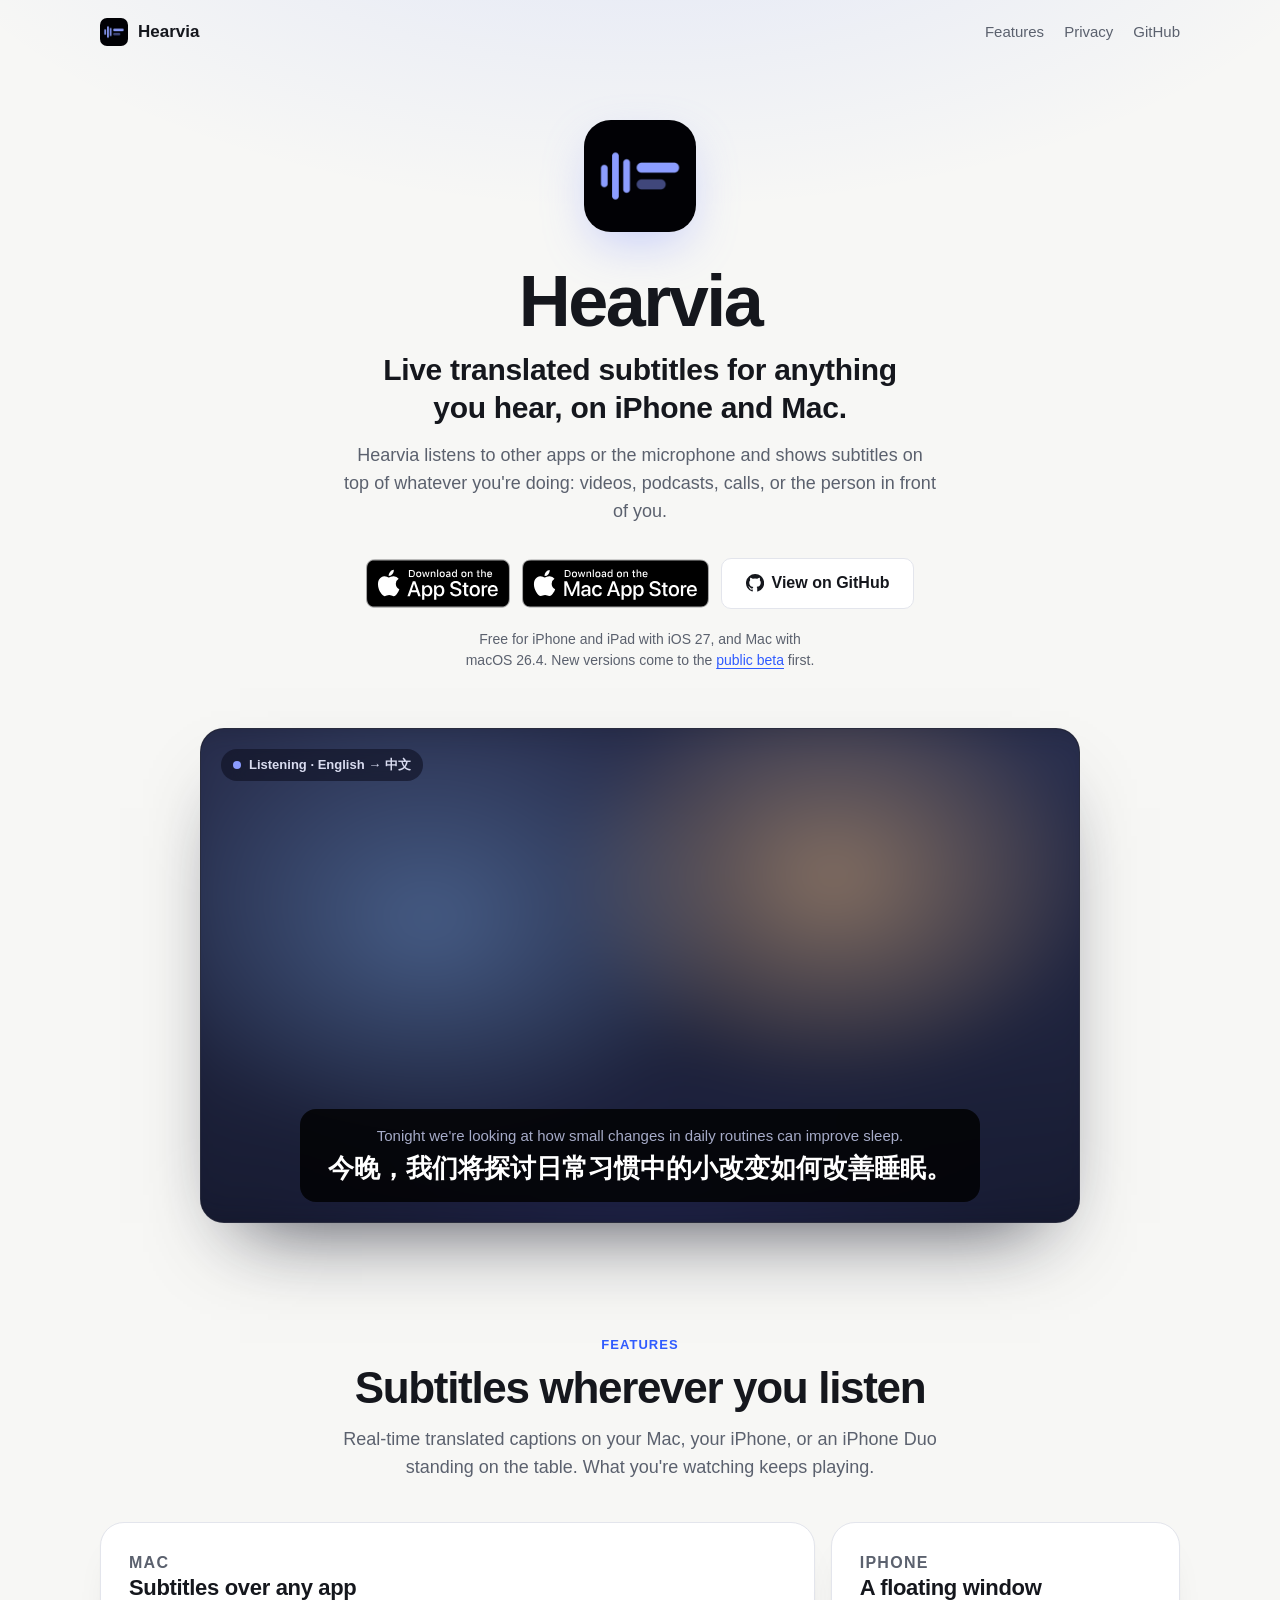
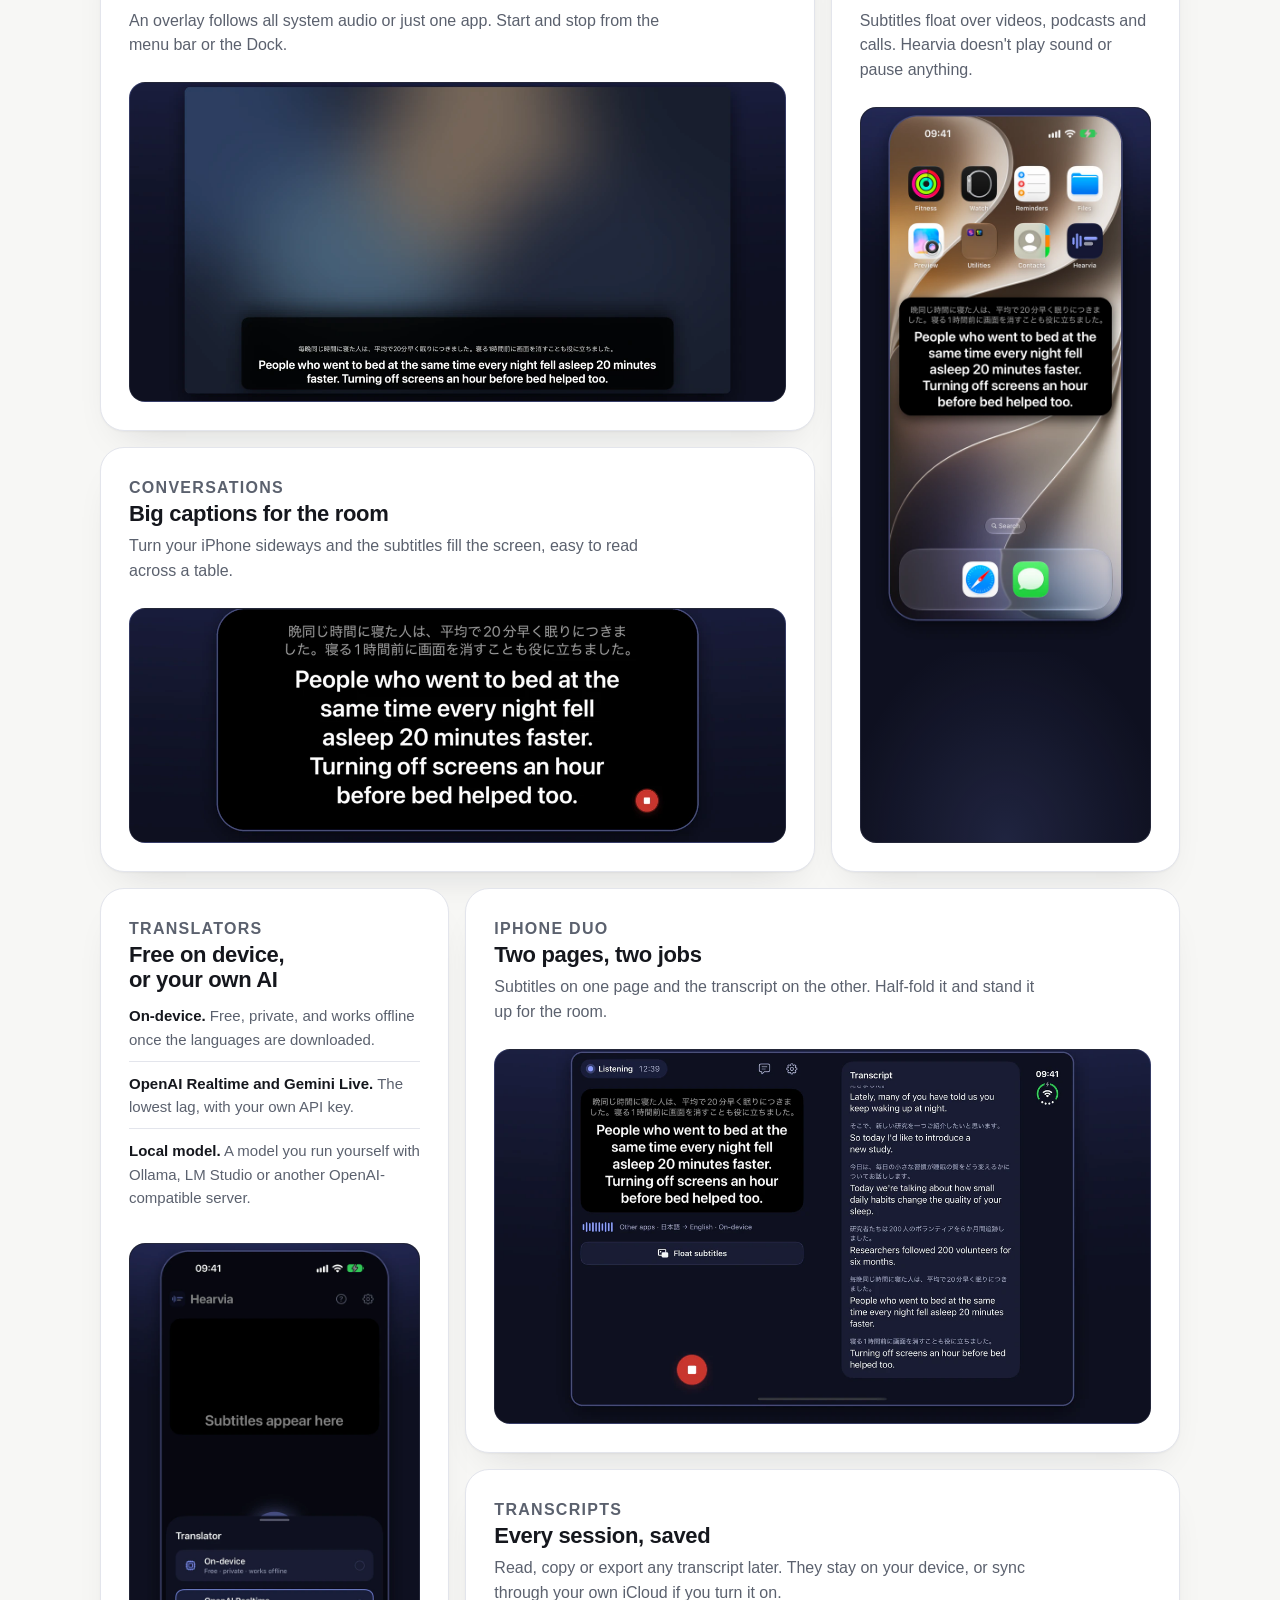
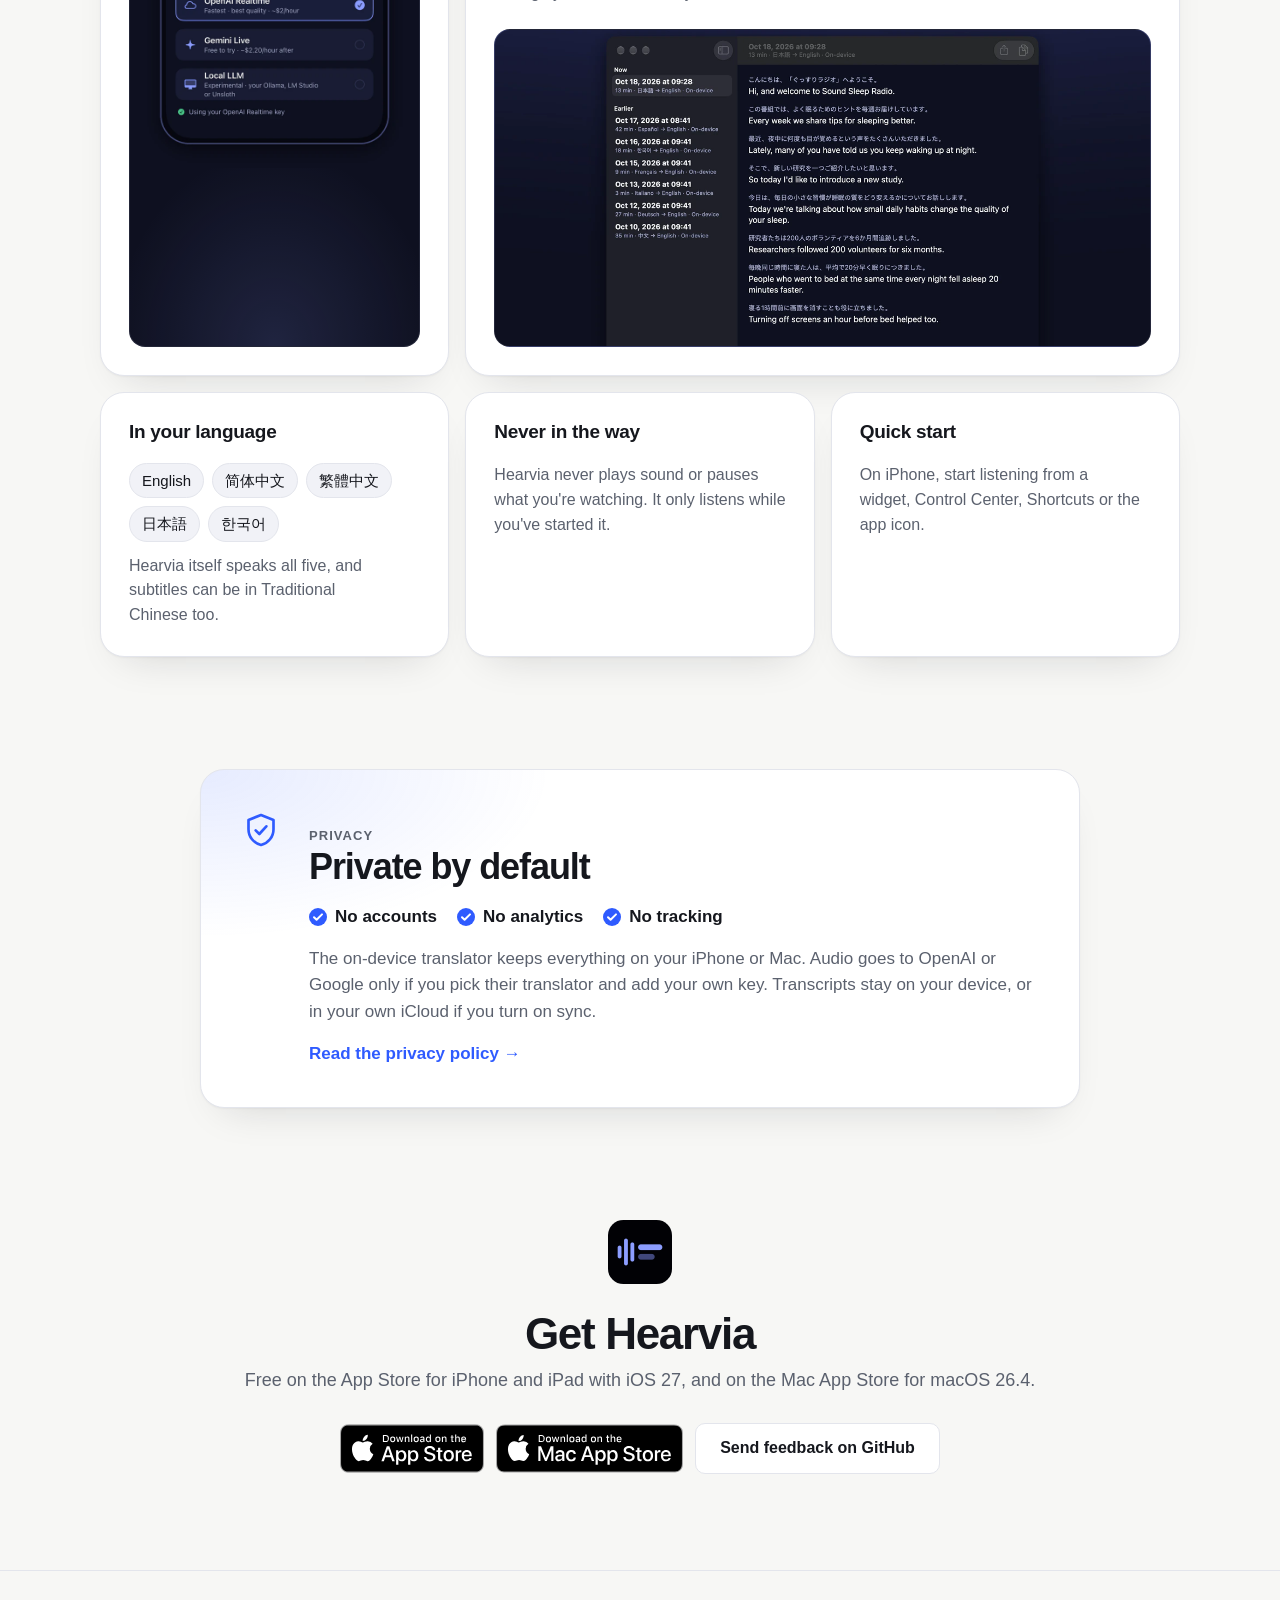
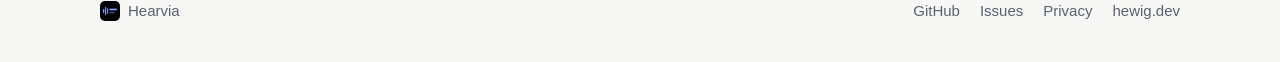
<file: docs/index.html>
<!doctype html>
<html lang="en">
<head>
<meta charset="utf-8">
<meta name="viewport" content="width=device-width, initial-scale=1">
<title>Hearvia · Live translated subtitles on iPhone and Mac</title>
<meta name="description" content="Live translated subtitles for videos, podcasts, calls and conversations on iPhone and Mac. Free on-device translation or your own AI. No accounts, no tracking.">
<link rel="canonical" href="https://hearvia.hewig.dev/">
<meta property="og:type" content="website">
<meta property="og:site_name" content="Hearvia">
<meta property="og:locale" content="en_US">
<meta property="og:url" content="https://hearvia.hewig.dev/">
<meta property="og:title" content="Hearvia · Live translated subtitles on iPhone and Mac">
<meta property="og:description" content="Live translated subtitles for anything you hear, on iPhone and Mac: videos, podcasts, calls, or the person in front of you.">
<meta property="og:image" content="https://hearvia.hewig.dev/screenshots/og.jpg">
<meta property="og:image:type" content="image/jpeg">
<meta property="og:image:width" content="1200">
<meta property="og:image:height" content="733">
<meta property="og:image:alt" content="Hearvia on Mac, iPhone and iPhone Duo showing translated subtitles over other apps">
<meta name="twitter:card" content="summary_large_image">
<meta name="twitter:title" content="Hearvia · Live translated subtitles on iPhone and Mac">
<meta name="twitter:description" content="Live translated subtitles for anything you hear, on iPhone and Mac: videos, podcasts, calls, or the person in front of you.">
<meta name="twitter:image" content="https://hearvia.hewig.dev/screenshots/og.jpg">
<meta name="twitter:image:alt" content="Hearvia on Mac, iPhone and iPhone Duo showing translated subtitles over other apps">
<meta name="theme-color" content="#0E1020" media="(prefers-color-scheme: dark)">
<meta name="theme-color" content="#F7F7F5" media="(prefers-color-scheme: light)">
<meta name="apple-itunes-app" content="app-id=6823200947">
<link rel="icon" href="favicon.png" type="image/png" sizes="64x64">
<link rel="apple-touch-icon" href="apple-touch-icon.png">
<link rel="stylesheet" href="style.css">
<script type="application/ld+json">
{
  "@context": "https://schema.org",
  "@graph": [
    {
      "@type": "WebSite",
      "@id": "https://hearvia.hewig.dev/#website",
      "url": "https://hearvia.hewig.dev/",
      "name": "Hearvia",
      "inLanguage": "en",
      "publisher": { "@id": "https://hewig.dev/#person" }
    },
    {
      "@type": "Person",
      "@id": "https://hewig.dev/#person",
      "name": "Tao Xu",
      "url": "https://hewig.dev"
    },
    {
      "@type": "SoftwareApplication",
      "@id": "https://hearvia.hewig.dev/#app",
      "name": "Hearvia",
      "url": "https://hearvia.hewig.dev/",
      "description": "Live translated subtitles for other apps' audio or the microphone, on iPhone and Mac. Translate on device for free, or use OpenAI Realtime, Gemini Live or a local model with your own key.",
      "applicationCategory": "UtilitiesApplication",
      "operatingSystem": "iOS 27, macOS 26.4",
      "image": "https://hearvia.hewig.dev/icon.png",
      "screenshot": [
        "https://hearvia.hewig.dev/screenshots/mac-overlay.webp",
        "https://hearvia.hewig.dev/screenshots/iphone-floating.webp",
        "https://hearvia.hewig.dev/screenshots/iphone-captions.webp",
        "https://hearvia.hewig.dev/screenshots/iphone-translators.webp",
        "https://hearvia.hewig.dev/screenshots/iphone-duo.webp",
        "https://hearvia.hewig.dev/screenshots/mac-transcripts.webp"
      ],
      "featureList": [
        "Translated subtitles over any app on Mac",
        "Floating subtitle window on iPhone",
        "Large captions for conversations",
        "Free on-device translation",
        "OpenAI Realtime and Gemini Live with your own API key",
        "Local model through an OpenAI-compatible server",
        "Saved transcripts with optional iCloud sync"
      ],
      "inLanguage": ["en", "zh-Hans", "zh-Hant", "ja", "ko"],
      "isAccessibleForFree": true,
      "offers": {
        "@type": "Offer",
        "price": "0",
        "priceCurrency": "USD",
        "url": "https://apps.apple.com/us/app/hearvia/id6823200947"
      },
      "author": { "@id": "https://hewig.dev/#person" },
      "publisher": { "@id": "https://hewig.dev/#person" },
      "sameAs": ["https://github.com/hewigovens/hearvia"]
    }
  ]
}
</script>
</head>
<body>
<a class="skip" href="#features">Skip to features</a>
<header class="site-header">
  <div class="wrap site-header-inner">
    <a class="brand" href="./"><img src="favicon.png" width="28" height="28" alt=""> Hearvia</a>
    <nav aria-label="Main">
      <a href="#features">Features</a>
      <a href="#privacy">Privacy</a>
      <a href="https://github.com/hewigovens/hearvia">GitHub</a>
    </nav>
  </div>
</header>

<main>
  <section class="hero wrap" aria-labelledby="title">
    <img class="hero-icon" src="icon.png" width="112" height="112" alt="" fetchpriority="high">
    <h1 id="title">Hearvia <span class="hero-pitch">Live translated subtitles for anything you hear, on iPhone and Mac.</span></h1>
    <p class="hero-lede">Hearvia listens to other apps or the microphone and shows subtitles on top of whatever you're doing: videos, podcasts, calls, or the person in front of you.</p>
    <div class="actions">
      <a class="store-badge" href="https://apps.apple.com/us/app/hearvia/id6823200947"><img src="app-store-badge.svg" width="144" height="48" alt="Download on the App Store"></a>
      <a class="store-badge" href="https://apps.apple.com/us/app/hearvia/id6823200947?mt=12"><img src="mac-app-store-badge.svg" width="187" height="48" alt="Download on the Mac App Store"></a>
      <a class="button button-secondary" href="https://github.com/hewigovens/hearvia">
        <svg aria-hidden="true" viewBox="0 0 16 16" width="18" height="18"><path fill="currentColor" d="M8 0a8 8 0 0 0-2.53 15.59c.4.07.55-.17.55-.38v-1.33c-2.23.48-2.7-1.07-2.7-1.07-.36-.92-.89-1.17-.89-1.17-.73-.5.06-.49.06-.49.8.06 1.23.83 1.23.83.71 1.22 1.87.87 2.33.66.07-.52.28-.87.5-1.07-1.78-.2-3.65-.89-3.65-3.95 0-.87.31-1.59.82-2.15-.08-.2-.36-1.02.08-2.12 0 0 .67-.21 2.2.82a7.6 7.6 0 0 1 4 0c1.53-1.04 2.2-.82 2.2-.82.44 1.1.16 1.92.08 2.12.51.56.82 1.28.82 2.15 0 3.07-1.87 3.75-3.66 3.95.29.25.54.73.54 1.48v2.2c0 .21.15.46.55.38A8 8 0 0 0 8 0Z"/></svg>
        View on GitHub
      </a>
    </div>
    <p class="hero-note">Free for iPhone and iPad with iOS 27, and Mac with macOS 26.4. New versions come to the <a href="https://testflight.apple.com/join/GZddk344">public beta</a> first.</p>

    <figure class="stage" aria-label="Example subtitles">
      <div class="stage-scene" aria-hidden="true"></div>
      <p class="stage-status"><span class="dot" aria-hidden="true"></span><span>Listening · <span id="pair">English → 中文</span></span></p>
      <div class="caption">
        <p class="caption-original" id="original" lang="en">Tonight we're looking at how small changes in daily routines can improve sleep.</p>
        <p class="caption-translation" id="translation" lang="zh-Hans">今晚，我们将探讨日常习惯中的小改变如何改善睡眠。</p>
      </div>
    </figure>
  </section>

  <section id="features" class="section wrap" aria-labelledby="features-title">
    <header class="section-head">
      <p class="eyebrow">Features</p>
      <h2 id="features-title">Subtitles wherever you listen</h2>
      <p>Real-time translated captions on your Mac, your iPhone, or an iPhone Duo standing on the table. What you're watching keeps playing.</p>
    </header>

    <div class="bento">
      <article class="card card-wide">
        <div class="card-text">
          <p class="eyebrow">Mac</p>
          <h3>Subtitles over any app</h3>
          <p>An overlay follows all system audio or just one app. Start and stop from the menu bar or the Dock.</p>
        </div>
        <div class="shot"><img src="screenshots/mac-overlay.webp" width="1200" height="583" loading="lazy" decoding="async" alt="A Mac playing a video, with Hearvia's subtitle overlay at the bottom: the Japanese original in small grey text and the English translation in white below it."></div>
      </article>

      <article class="card card-tall">
        <div class="card-text">
          <p class="eyebrow">iPhone</p>
          <h3>A floating window</h3>
          <p>Subtitles float over videos, podcasts and calls. Hearvia doesn't play sound or pause anything.</p>
        </div>
        <div class="shot shot-phone"><img src="screenshots/iphone-floating.webp" width="638" height="1200" loading="lazy" decoding="async" alt="An iPhone home screen with Hearvia's floating subtitle window showing a Japanese sentence and its English translation."></div>
      </article>

      <article class="card card-wide">
        <div class="card-text">
          <p class="eyebrow">Conversations</p>
          <h3>Big captions for the room</h3>
          <p>Turn your iPhone sideways and the subtitles fill the screen, easy to read across a table.</p>
        </div>
        <div class="shot"><img src="screenshots/iphone-captions.webp" width="1200" height="427" loading="lazy" decoding="async" alt="An iPhone in landscape filled with large white English subtitles under the Japanese original."></div>
      </article>

      <article class="card card-tall">
        <div class="card-text">
          <p class="eyebrow">Translators</p>
          <h3>Free on device, or your own AI</h3>
          <ul class="options">
            <li><strong>On-device.</strong> Free, private, and works offline once the languages are downloaded.</li>
            <li><strong>OpenAI Realtime and Gemini Live.</strong> The lowest lag, with your own API key.</li>
            <li><strong>Local model.</strong> A model you run yourself with Ollama, LM Studio or another OpenAI-compatible server.</li>
          </ul>
        </div>
        <div class="shot shot-phone"><img src="screenshots/iphone-translators.webp" width="662" height="1200" loading="lazy" decoding="async" alt="Hearvia's translator picker on iPhone, listing On-device, OpenAI Realtime, Gemini Live and Local LLM."></div>
      </article>

      <article class="card card-wide">
        <div class="card-text">
          <p class="eyebrow">iPhone Duo</p>
          <h3>Two pages, two jobs</h3>
          <p>Subtitles on one page and the transcript on the other. Half-fold it and stand it up for the room.</p>
        </div>
        <div class="shot"><img src="screenshots/iphone-duo.webp" width="1200" height="684" loading="lazy" decoding="async" alt="An unfolded iPhone Duo with live subtitles on the left page and the running transcript on the right page."></div>
      </article>

      <article class="card card-wide">
        <div class="card-text">
          <p class="eyebrow">Transcripts</p>
          <h3>Every session, saved</h3>
          <p>Read, copy or export any transcript later. They stay on your device, or sync through your own iCloud if you turn it on.</p>
        </div>
        <div class="shot"><img src="screenshots/mac-transcripts.webp" width="1200" height="579" loading="lazy" decoding="async" alt="Hearvia's transcript window on Mac: a list of past sessions on the left and one transcript with original and translated lines on the right."></div>
      </article>

      <article class="card card-small">
        <h3>In your language</h3>
        <ul class="chips" aria-label="App languages">
          <li lang="en">English</li>
          <li lang="zh-Hans">简体中文</li>
          <li lang="zh-Hant">繁體中文</li>
          <li lang="ja">日本語</li>
          <li lang="ko">한국어</li>
        </ul>
        <p>Hearvia itself speaks all five, and subtitles can be in Traditional Chinese too.</p>
      </article>

      <article class="card card-small">
        <h3>Never in the way</h3>
        <p>Hearvia never plays sound or pauses what you're watching. It only listens while you've started it.</p>
      </article>

      <article class="card card-small">
        <h3>Quick start</h3>
        <p>On iPhone, start listening from a widget, Control Center, Shortcuts or the app icon.</p>
      </article>
    </div>
  </section>

  <section id="privacy" class="section wrap" aria-labelledby="privacy-title">
    <div class="privacy">
      <svg class="privacy-icon" aria-hidden="true" viewBox="0 0 24 24" width="40" height="40"><path fill="none" stroke="currentColor" stroke-width="1.6" stroke-linecap="round" stroke-linejoin="round" d="M12 3 4.5 6v5.5c0 4.6 3.1 8.4 7.5 9.5 4.4-1.1 7.5-4.9 7.5-9.5V6L12 3Z"/><path fill="none" stroke="currentColor" stroke-width="1.6" stroke-linecap="round" stroke-linejoin="round" d="m8.8 12.2 2.2 2.2 4.2-4.6"/></svg>
      <div>
        <p class="eyebrow">Privacy</p>
        <h2 id="privacy-title">Private by default</h2>
        <ul class="checks">
          <li>No accounts</li>
          <li>No analytics</li>
          <li>No tracking</li>
        </ul>
        <p>The on-device translator keeps everything on your iPhone or Mac. Audio goes to OpenAI or Google only if you pick their translator and add your own key. Transcripts stay on your device, or in your own iCloud if you turn on sync.</p>
        <p><a class="link-arrow" href="privacy.html">Read the privacy policy</a></p>
      </div>
    </div>
  </section>

  <section class="section wrap cta" aria-labelledby="cta-title">
    <img src="icon.png" width="64" height="64" alt="" loading="lazy" decoding="async">
    <h2 id="cta-title">Get Hearvia</h2>
    <p>Free on the App Store for iPhone and iPad with iOS 27, and on the Mac App Store for macOS 26.4.</p>
    <div class="actions">
      <a class="store-badge" href="https://apps.apple.com/us/app/hearvia/id6823200947"><img src="app-store-badge.svg" width="144" height="48" alt="Download on the App Store"></a>
      <a class="store-badge" href="https://apps.apple.com/us/app/hearvia/id6823200947?mt=12"><img src="mac-app-store-badge.svg" width="187" height="48" alt="Download on the Mac App Store"></a>
      <a class="button button-secondary" href="https://github.com/hewigovens/hearvia/issues">Send feedback on GitHub</a>
    </div>
  </section>
</main>

<footer class="site-footer">
  <div class="wrap site-footer-inner">
    <p class="footer-brand"><img src="favicon.png" width="20" height="20" alt=""> Hearvia</p>
    <nav aria-label="Footer">
      <a href="https://github.com/hewigovens/hearvia">GitHub</a>
      <a href="https://github.com/hewigovens/hearvia/issues">Issues</a>
      <a href="privacy.html">Privacy</a>
      <a href="https://hewig.dev">hewig.dev</a>
    </nav>
  </div>
</footer>

<script>
  // Cycles a few subtitle examples; stays on the first with Reduce Motion.
  // [pair, original, translation, original language, translation language]
  const examples = [
    ["English → 中文", "Tonight we're looking at how small changes in daily routines can improve sleep.", "今晚，我们将探讨日常习惯中的小改变如何改善睡眠。", "en", "zh-Hans"],
    ["English → 日本語", "Let's start with where we landed last quarter.", "まずは前四半期の結果から始めましょう。", "en", "ja"],
    ["日本語 → English", "次の電車は10分遅れて到着します。", "The next train will arrive 10 minutes late.", "ja", "en"],
    ["Español → English", "¿Dónde está la estación más cercana?", "Where is the nearest station?", "es", "en"],
    ["한국어 → English", "오늘 회의는 3시에 시작합니다.", "Today's meeting starts at three.", "ko", "en"]
  ];
  const caption = document.querySelector(".caption");
  const fields = ["pair", "original", "translation"].map((id) => document.getElementById(id));
  if (!matchMedia("(prefers-reduced-motion: reduce)").matches) {
    let index = 0;
    setInterval(() => {
      caption.classList.add("fading");
      setTimeout(() => {
        index = (index + 1) % examples.length;
        fields.forEach((field, i) => { field.textContent = examples[index][i]; });
        fields[1].lang = examples[index][3];
        fields[2].lang = examples[index][4];
        caption.classList.remove("fading");
      }, 350);
    }, 4200);
  }
</script>
</body>
</html>
</file>
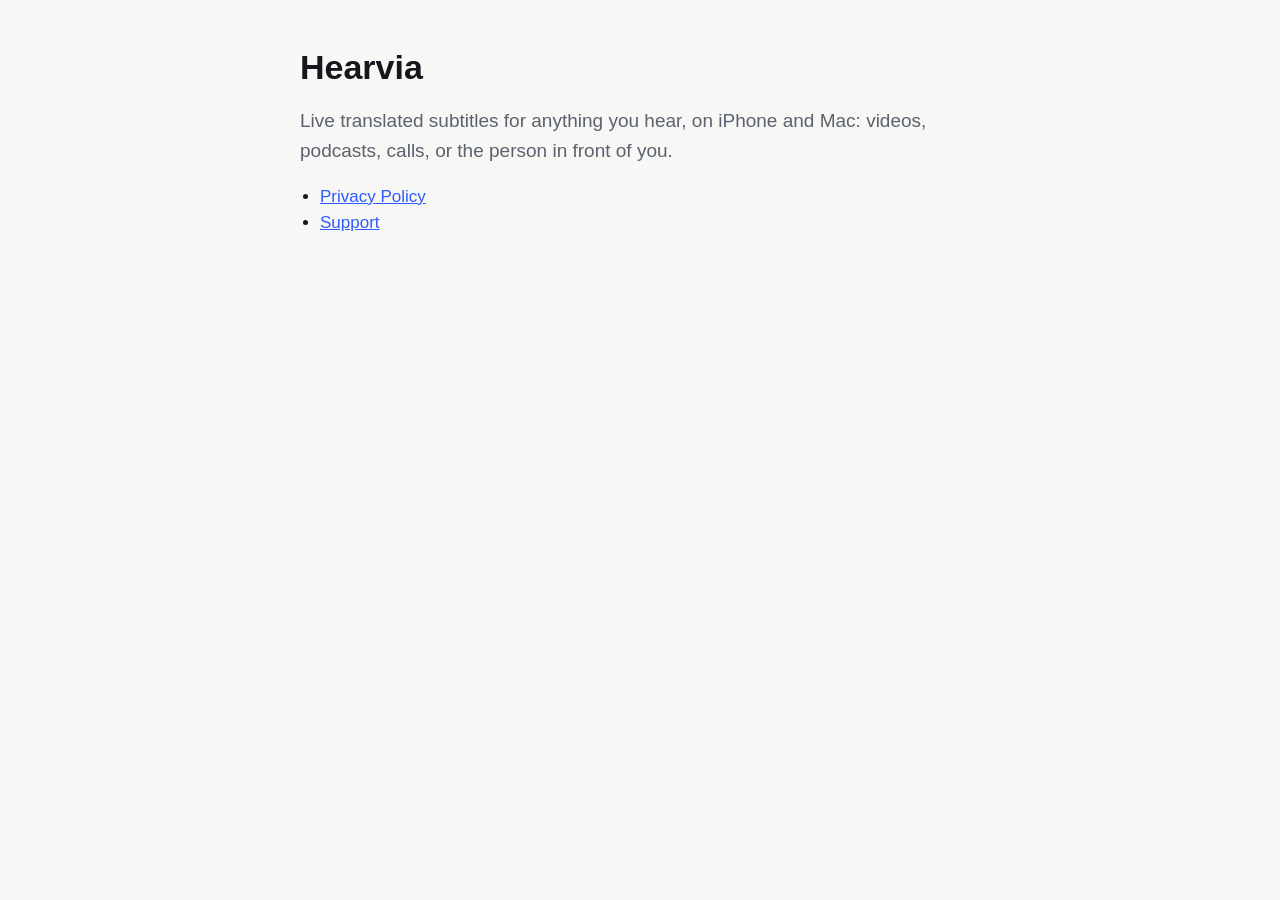
<file: site/index.html>
<!doctype html>
<html lang="en">
<head>
<meta charset="utf-8">
<meta name="viewport" content="width=device-width, initial-scale=1">
<title>Hearvia</title>
<link rel="stylesheet" href="style.css">
</head>
<body>
<main>
  <h1>Hearvia</h1>
  <p class="lede">Live translated subtitles for anything you hear, on iPhone and Mac: videos, podcasts, calls, or the person in front of you.</p>
  <ul class="links">
    <li><a href="privacy.html">Privacy Policy</a></li>
    <li><a href="https://github.com/hewigovens/hearvia/issues">Support</a></li>
  </ul>
</main>
</body>
</html>
</file>
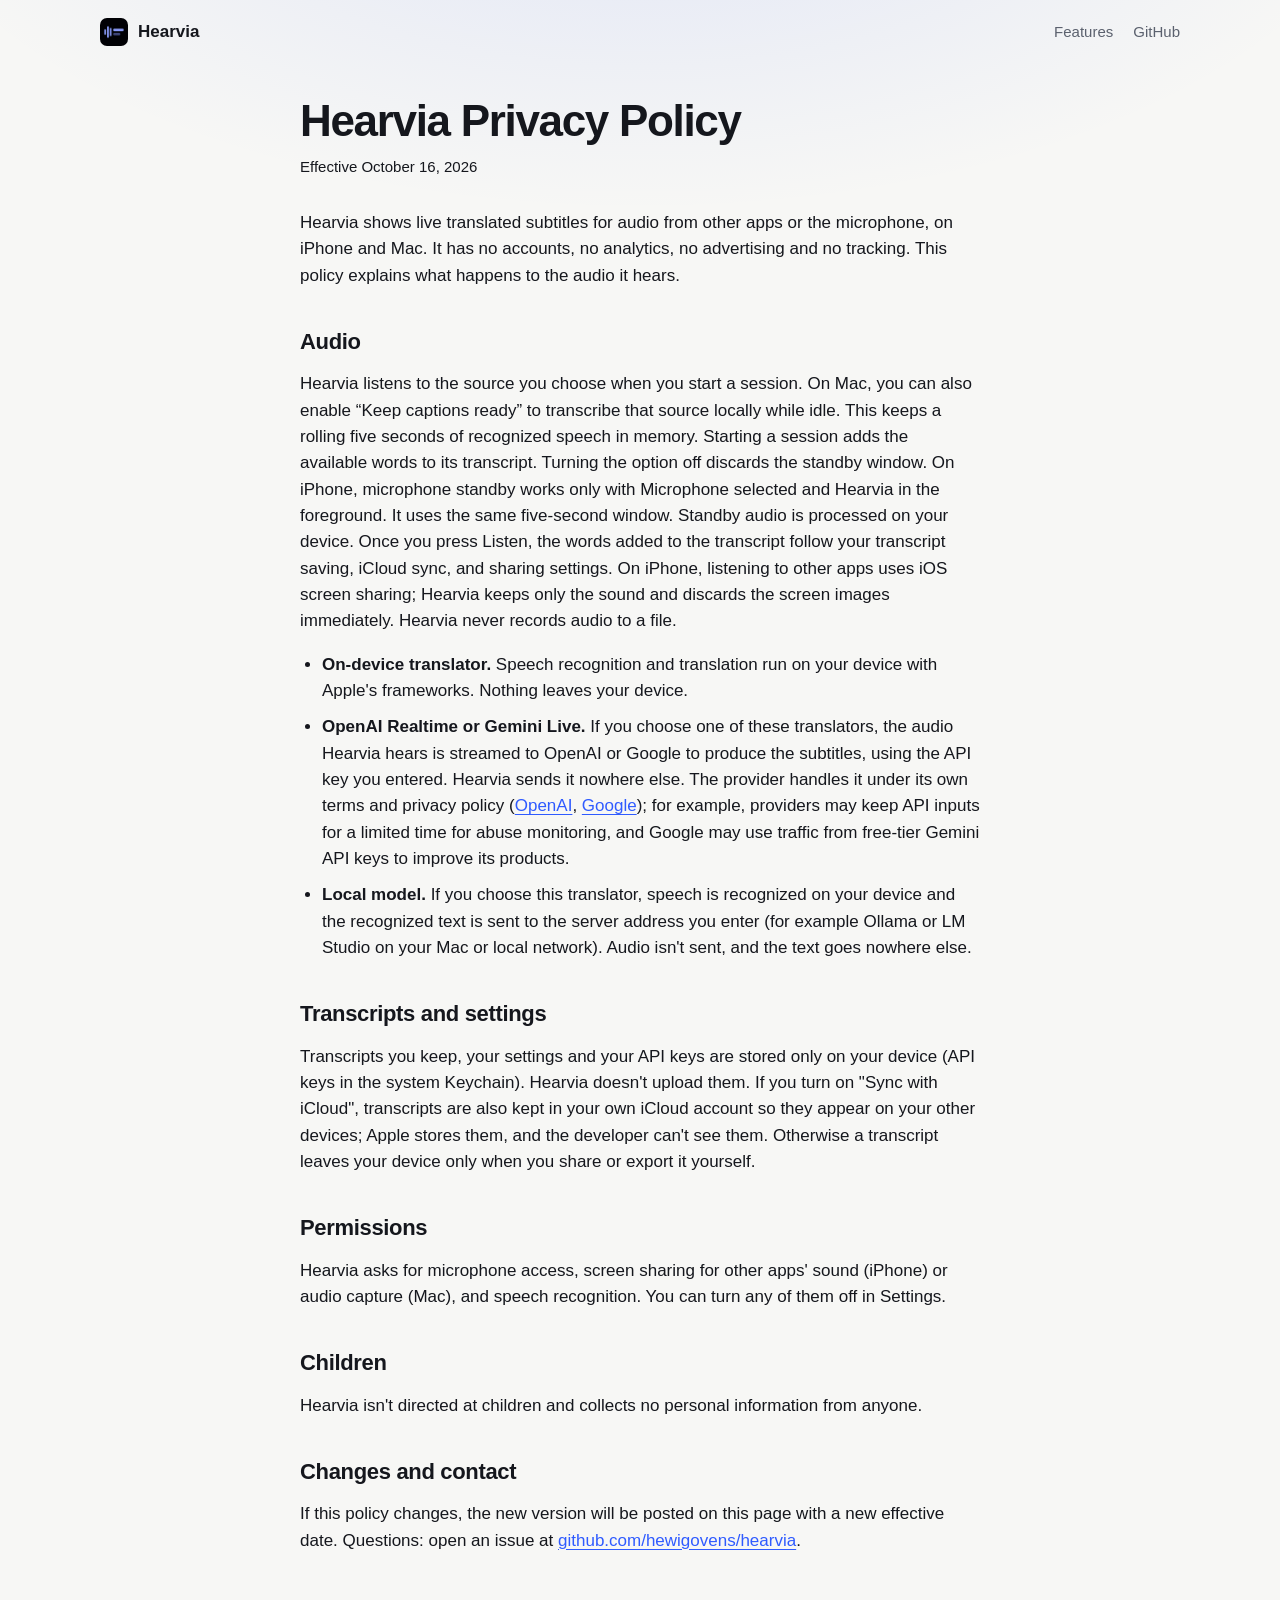
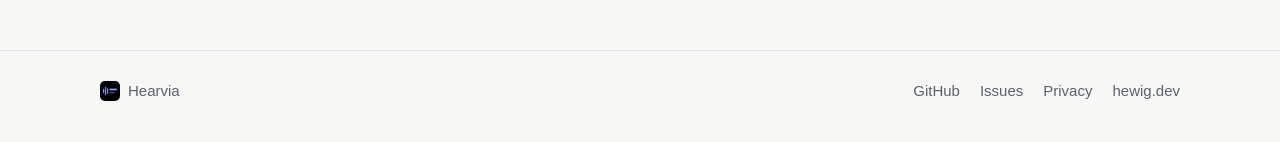
<file: docs/privacy.html>
<!doctype html>
<html lang="en">
<head>
<meta charset="utf-8">
<meta name="viewport" content="width=device-width, initial-scale=1">
<title>Hearvia Privacy Policy · No accounts, no analytics</title>
<meta name="description" content="How Hearvia handles audio, transcripts and API keys: on-device by default, cloud translators only with your own key, and no accounts, analytics or tracking.">
<link rel="canonical" href="https://hearvia.hewig.dev/privacy.html">
<meta property="og:type" content="website">
<meta property="og:site_name" content="Hearvia">
<meta property="og:locale" content="en_US">
<meta property="og:url" content="https://hearvia.hewig.dev/privacy.html">
<meta property="og:title" content="Hearvia Privacy Policy">
<meta property="og:description" content="How Hearvia handles audio, transcripts and API keys: no accounts, no analytics, no tracking.">
<meta property="og:image" content="https://hearvia.hewig.dev/screenshots/og.jpg">
<meta property="og:image:type" content="image/jpeg">
<meta property="og:image:width" content="1200">
<meta property="og:image:height" content="733">
<meta property="og:image:alt" content="Hearvia on Mac, iPhone and iPhone Duo showing translated subtitles over other apps">
<meta name="twitter:card" content="summary_large_image">
<meta name="twitter:title" content="Hearvia Privacy Policy">
<meta name="twitter:description" content="How Hearvia handles audio, transcripts and API keys: no accounts, no analytics, no tracking.">
<meta name="twitter:image" content="https://hearvia.hewig.dev/screenshots/og.jpg">
<meta name="twitter:image:alt" content="Hearvia on Mac, iPhone and iPhone Duo showing translated subtitles over other apps">
<meta name="theme-color" content="#0E1020" media="(prefers-color-scheme: dark)">
<meta name="theme-color" content="#F7F7F5" media="(prefers-color-scheme: light)">
<link rel="icon" href="favicon.png" type="image/png" sizes="64x64">
<link rel="apple-touch-icon" href="apple-touch-icon.png">
<link rel="stylesheet" href="style.css">
</head>
<body>
<header class="site-header">
  <div class="wrap site-header-inner">
    <a class="brand" href="./"><img src="favicon.png" width="28" height="28" alt=""> Hearvia</a>
    <nav aria-label="Main">
      <a href="./#features">Features</a>
      <a href="https://github.com/hewigovens/hearvia">GitHub</a>
    </nav>
  </div>
</header>
<main class="wrap doc">
  <h1>Hearvia Privacy Policy</h1>
  <p class="meta">Effective October 16, 2026</p>

  <p>Hearvia shows live translated subtitles for audio from other apps or the microphone, on iPhone and Mac. It has no accounts, no analytics, no advertising and no tracking. This policy explains what happens to the audio it hears.</p>

  <h2>Audio</h2>
  <p>Hearvia listens to the source you choose when you start a session. On Mac, you can also enable “Keep captions ready” to transcribe that source locally while idle. This keeps a rolling five seconds of recognized speech in memory. Starting a session adds the available words to its transcript. Turning the option off discards the standby window. On iPhone, microphone standby works only with Microphone selected and Hearvia in the foreground. It uses the same five-second window. Standby audio is processed on your device. Once you press Listen, the words added to the transcript follow your transcript saving, iCloud sync, and sharing settings. On iPhone, listening to other apps uses iOS screen sharing; Hearvia keeps only the sound and discards the screen images immediately. Hearvia never records audio to a file.</p>
  <ul>
    <li><strong>On-device translator.</strong> Speech recognition and translation run on your device with Apple's frameworks. Nothing leaves your device.</li>
    <li><strong>OpenAI Realtime or Gemini Live.</strong> If you choose one of these translators, the audio Hearvia hears is streamed to OpenAI or Google to produce the subtitles, using the API key you entered. Hearvia sends it nowhere else. The provider handles it under its own terms and privacy policy (<a href="https://openai.com/policies/privacy-policy/">OpenAI</a>, <a href="https://policies.google.com/privacy">Google</a>); for example, providers may keep API inputs for a limited time for abuse monitoring, and Google may use traffic from free-tier Gemini API keys to improve its products.</li>
    <li><strong>Local model.</strong> If you choose this translator, speech is recognized on your device and the recognized text is sent to the server address you enter (for example Ollama or LM Studio on your Mac or local network). Audio isn't sent, and the text goes nowhere else.</li>
  </ul>

  <h2>Transcripts and settings</h2>
  <p>Transcripts you keep, your settings and your API keys are stored only on your device (API keys in the system Keychain). Hearvia doesn't upload them. If you turn on "Sync with iCloud", transcripts are also kept in your own iCloud account so they appear on your other devices; Apple stores them, and the developer can't see them. Otherwise a transcript leaves your device only when you share or export it yourself.</p>

  <h2>Permissions</h2>
  <p>Hearvia asks for microphone access, screen sharing for other apps' sound (iPhone) or audio capture (Mac), and speech recognition. You can turn any of them off in Settings.</p>

  <h2>Children</h2>
  <p>Hearvia isn't directed at children and collects no personal information from anyone.</p>

  <h2>Changes and contact</h2>
  <p>If this policy changes, the new version will be posted on this page with a new effective date. Questions: open an issue at <a href="https://github.com/hewigovens/hearvia/issues">github.com/hewigovens/hearvia</a>.</p>
</main>
<footer class="site-footer">
  <div class="wrap site-footer-inner">
    <p class="footer-brand"><img src="favicon.png" width="20" height="20" alt=""> Hearvia</p>
    <nav aria-label="Footer">
      <a href="https://github.com/hewigovens/hearvia">GitHub</a>
      <a href="https://github.com/hewigovens/hearvia/issues">Issues</a>
      <a href="privacy.html">Privacy</a>
      <a href="https://hewig.dev">hewig.dev</a>
    </nav>
  </div>
</footer>
</body>
</html>
</file>
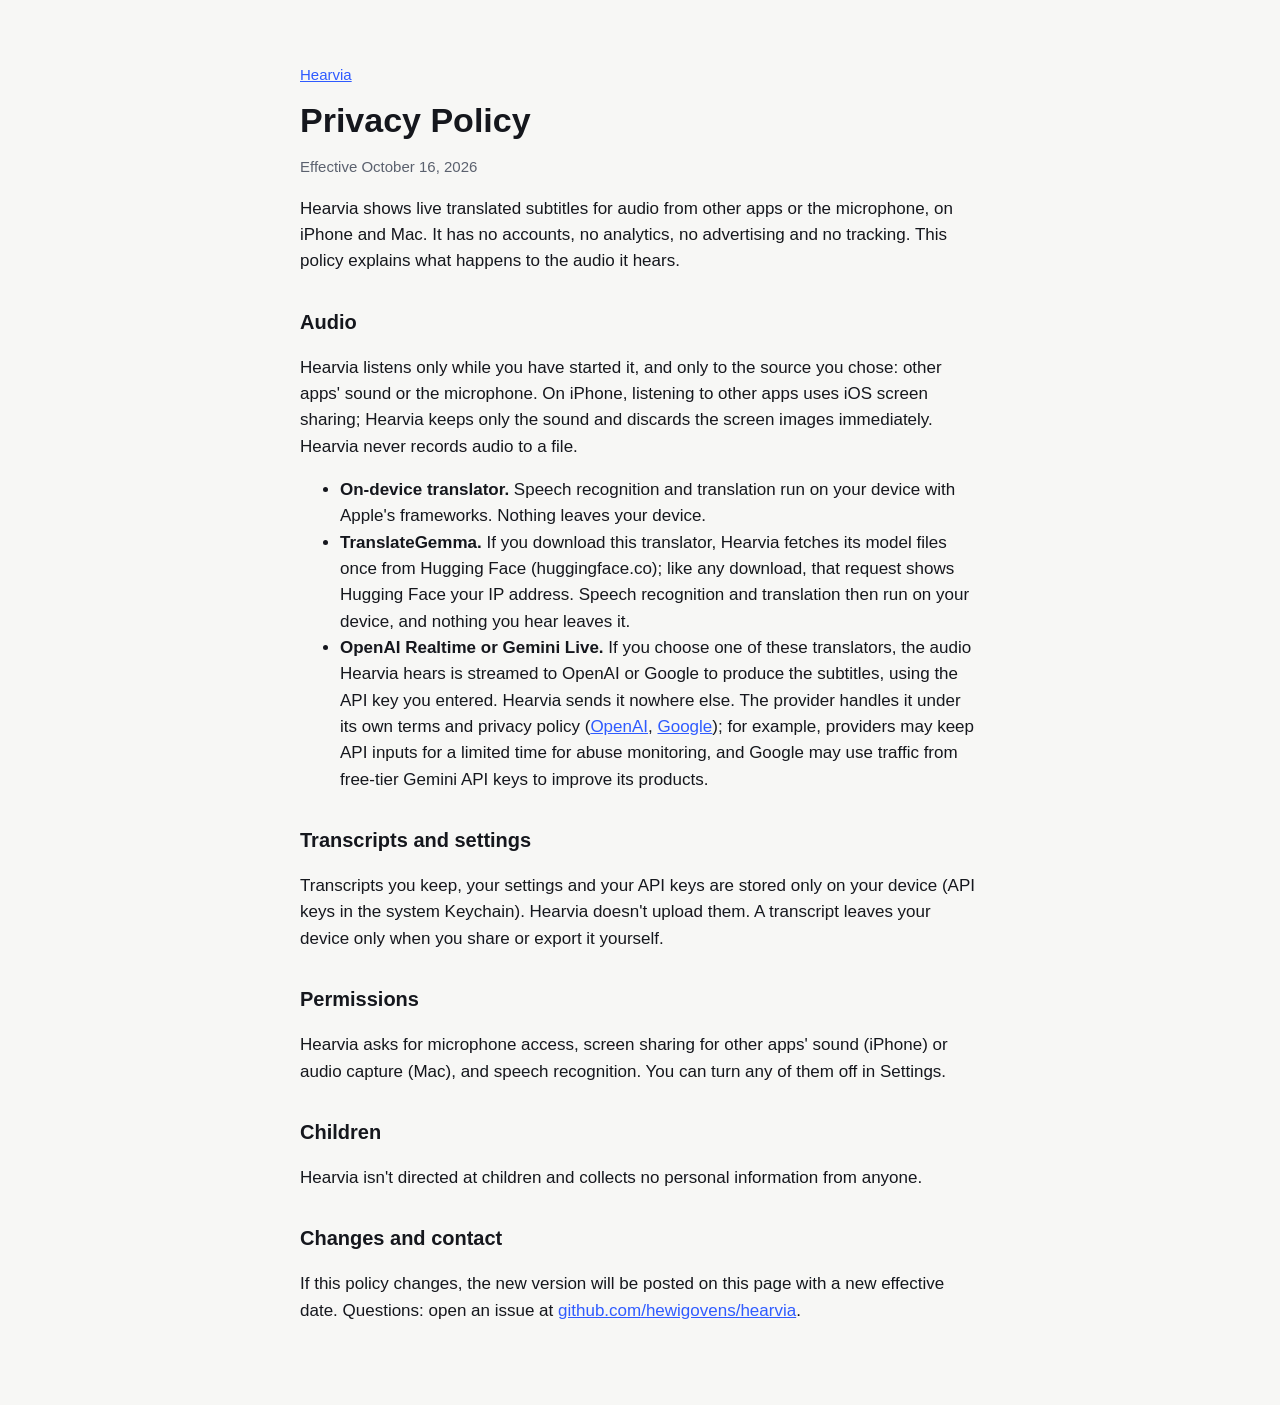
<file: site/privacy.html>
<!doctype html>
<html lang="en">
<head>
<meta charset="utf-8">
<meta name="viewport" content="width=device-width, initial-scale=1">
<title>Hearvia Privacy Policy</title>
<link rel="stylesheet" href="style.css">
</head>
<body>
<main>
  <p class="back"><a href="./">Hearvia</a></p>
  <h1>Privacy Policy</h1>
  <p class="meta">Effective October 16, 2026</p>

  <p>Hearvia shows live translated subtitles for audio from other apps or the microphone, on iPhone and Mac. It has no accounts, no analytics, no advertising and no tracking. This policy explains what happens to the audio it hears.</p>

  <h2>Audio</h2>
  <p>Hearvia listens only while you have started it, and only to the source you chose: other apps' sound or the microphone. On iPhone, listening to other apps uses iOS screen sharing; Hearvia keeps only the sound and discards the screen images immediately. Hearvia never records audio to a file.</p>
  <ul>
    <li><strong>On-device translator.</strong> Speech recognition and translation run on your device with Apple's frameworks. Nothing leaves your device.</li>
    <li><strong>TranslateGemma.</strong> If you download this translator, Hearvia fetches its model files once from Hugging Face (huggingface.co); like any download, that request shows Hugging Face your IP address. Speech recognition and translation then run on your device, and nothing you hear leaves it.</li>
    <li><strong>OpenAI Realtime or Gemini Live.</strong> If you choose one of these translators, the audio Hearvia hears is streamed to OpenAI or Google to produce the subtitles, using the API key you entered. Hearvia sends it nowhere else. The provider handles it under its own terms and privacy policy (<a href="https://openai.com/policies/privacy-policy/">OpenAI</a>, <a href="https://policies.google.com/privacy">Google</a>); for example, providers may keep API inputs for a limited time for abuse monitoring, and Google may use traffic from free-tier Gemini API keys to improve its products.</li>
  </ul>

  <h2>Transcripts and settings</h2>
  <p>Transcripts you keep, your settings and your API keys are stored only on your device (API keys in the system Keychain). Hearvia doesn't upload them. A transcript leaves your device only when you share or export it yourself.</p>

  <h2>Permissions</h2>
  <p>Hearvia asks for microphone access, screen sharing for other apps' sound (iPhone) or audio capture (Mac), and speech recognition. You can turn any of them off in Settings.</p>

  <h2>Children</h2>
  <p>Hearvia isn't directed at children and collects no personal information from anyone.</p>

  <h2>Changes and contact</h2>
  <p>If this policy changes, the new version will be posted on this page with a new effective date. Questions: open an issue at <a href="https://github.com/hewigovens/hearvia/issues">github.com/hewigovens/hearvia</a>.</p>
</main>
</body>
</html>
</file>
<file: docs/style.css>
/* Periwinkle dark is the default; Paper light follows the system setting. */
:root {
  color-scheme: dark light;
  --ground: #0E1020;
  --ground-glow: rgba(139, 156, 255, 0.22);
  --surface: #151831;
  --surface-raised: #1B1F3D;
  --border: rgba(166, 171, 200, 0.16);
  --text: #F3F4F6;
  --muted: #A6ABC8;
  --accent: #8B9CFF;
  --on-accent: #0E1020;
  --shadow: 0 1px 0 rgba(255, 255, 255, 0.04) inset, 0 24px 48px -24px rgba(0, 0, 0, 0.6);
  --radius: 24px;
  --font: -apple-system, BlinkMacSystemFont, "SF Pro Text", "Segoe UI", Roboto, "Helvetica Neue", "PingFang SC", "Hiragino Sans", "Apple SD Gothic Neo", "Noto Sans", sans-serif;
}
@media (prefers-color-scheme: light) {
  :root {
    --ground: #F7F7F5;
    --ground-glow: rgba(47, 91, 255, 0.12);
    --surface: #FFFFFF;
    --surface-raised: #F1F2F7;
    --border: #E3E5EC;
    --text: #15171D;
    --muted: #5B616E;
    --accent: #2F5BFF;
    --on-accent: #FFFFFF;
    --shadow: 0 1px 2px rgba(21, 23, 29, 0.04), 0 20px 40px -24px rgba(21, 23, 29, 0.18);
  }
}

*, *::before, *::after { box-sizing: border-box; }
html { scroll-behavior: smooth; -webkit-text-size-adjust: 100%; }
@media (prefers-reduced-motion: reduce) {
  html { scroll-behavior: auto; }
}
body {
  margin: 0;
  background:
    radial-gradient(1100px 560px at 50% -180px, var(--ground-glow), transparent 70%),
    var(--ground);
  background-repeat: no-repeat;
  color: var(--text);
  font: 17px/1.55 var(--font);
  -webkit-font-smoothing: antialiased;
}
img { max-width: 100%; height: auto; }
a { color: var(--accent); text-underline-offset: 3px; }
a:focus-visible, .button:focus-visible {
  outline: 2px solid var(--accent);
  outline-offset: 3px;
  border-radius: 8px;
}
h1, h2, h3 { line-height: 1.15; letter-spacing: -0.015em; text-wrap: balance; }
p { text-wrap: pretty; }
.wrap { width: 100%; max-width: 1120px; margin: 0 auto; padding: 0 20px; }

.skip {
  position: absolute;
  left: 16px;
  top: -48px;
  padding: 8px 14px;
  border-radius: 10px;
  background: var(--accent);
  color: var(--on-accent);
  z-index: 10;
}
.skip:focus { top: 12px; }

/* Header and footer, shared with the privacy page */
.site-header-inner {
  display: flex;
  align-items: center;
  justify-content: space-between;
  gap: 16px;
  height: 64px;
}
.brand {
  display: inline-flex;
  align-items: center;
  gap: 10px;
  color: var(--text);
  font-weight: 650;
  text-decoration: none;
}
.brand img { border-radius: 7px; }
.site-header nav, .site-footer nav { display: flex; flex-wrap: wrap; gap: 4px 20px; }
.site-header nav a, .site-footer nav a {
  color: var(--muted);
  font-size: 15px;
  text-decoration: none;
}
.site-header nav a:hover, .site-footer nav a:hover { color: var(--text); }
.site-footer {
  margin-top: 96px;
  border-top: 1px solid var(--border);
}
.site-footer-inner {
  display: flex;
  flex-wrap: wrap;
  align-items: center;
  justify-content: space-between;
  gap: 12px 24px;
  padding-top: 28px;
  padding-bottom: 40px;
}
.footer-brand {
  display: inline-flex;
  align-items: center;
  gap: 8px;
  margin: 0;
  color: var(--muted);
  font-size: 15px;
}
.footer-brand img { border-radius: 5px; }

/* Hero */
.hero { padding-top: 56px; text-align: center; }
.hero-icon {
  border-radius: 24%;
  box-shadow: 0 18px 48px -8px rgba(139, 156, 255, 0.45);
}
.hero h1 {
  margin: 20px 0 16px;
  font-size: clamp(44px, 9vw, 72px);
  font-weight: 750;
  letter-spacing: -0.035em;
}
.hero-pitch {
  display: block;
  max-width: 720px;
  margin: 8px auto 0;
  font-size: clamp(22px, 3.6vw, 30px);
  font-weight: 600;
  line-height: 1.25;
  letter-spacing: -0.01em;
  text-wrap: balance;
}
.hero-lede {
  max-width: 600px;
  margin: 0 auto 32px;
  color: var(--muted);
  font-size: 18px;
}
.actions {
  display: flex;
  flex-wrap: wrap;
  justify-content: center;
  gap: 12px;
}
.button {
  display: inline-flex;
  align-items: center;
  justify-content: center;
  gap: 8px;
  min-height: 48px;
  padding: 12px 24px;
  border-radius: 10px;
  font-size: 16px;
  font-weight: 600;
  text-decoration: none;
  transition: transform 0.15s ease, background-color 0.15s ease, box-shadow 0.15s ease;
}
.button:hover { transform: translateY(-1px); }
.button:active { transform: none; }
.button-primary {
  background: var(--accent);
  color: var(--on-accent);
  box-shadow: 0 10px 28px -10px var(--accent);
}
.button-secondary {
  border: 1px solid var(--border);
  background: var(--surface);
  color: var(--text);
}
.button-secondary:hover { background: var(--surface-raised); }
.store-badge { display: inline-flex; border-radius: 10px; transition: transform 0.15s ease; }
.store-badge:hover { transform: translateY(-1px); }
.store-badge:active { transform: none; }
.store-badge img { display: block; }
.hero-note {
  max-width: 520px;
  margin: 20px auto 0;
  color: var(--muted);
  font-size: 14px;
  text-wrap: balance;
}

/* A dark stage like the Mac overlay: subtitle surfaces stay dark in both themes. */
.stage {
  position: relative;
  display: flex;
  flex-direction: column;
  justify-content: space-between;
  max-width: 880px;
  aspect-ratio: 16 / 9;
  margin: 56px auto 0;
  padding: 20px;
  overflow: hidden;
  border: 1px solid rgba(166, 171, 200, 0.18);
  border-radius: var(--radius);
  background: #0E1020;
  box-shadow: 0 40px 80px -40px rgba(14, 16, 32, 0.8);
  text-align: left;
}
.stage-scene {
  position: absolute;
  inset: 0;
  background:
    radial-gradient(40% 55% at 70% 32%, rgba(214, 170, 120, 0.55), transparent 70%),
    radial-gradient(45% 60% at 28% 40%, rgba(94, 128, 178, 0.6), transparent 70%),
    radial-gradient(60% 50% at 50% 100%, rgba(31, 34, 73, 0.9), transparent 70%),
    linear-gradient(180deg, #2A3050 0%, #161A30 100%);
  filter: blur(24px);
  transform: scale(1.1);
}
.stage-status {
  position: relative;
  align-self: flex-start;
  display: inline-flex;
  align-items: center;
  gap: 8px;
  margin: 0;
  padding: 6px 12px;
  border-radius: 999px;
  background: rgba(14, 16, 32, 0.6);
  -webkit-backdrop-filter: blur(12px);
  backdrop-filter: blur(12px);
  color: #D9DCF0;
  font-size: 13px;
  font-weight: 600;
}
.dot {
  width: 8px;
  height: 8px;
  border-radius: 50%;
  background: #8B9CFF;
  box-shadow: 0 0 0 0 rgba(139, 156, 255, 0.6);
  animation: pulse 2s ease-out infinite;
}
@keyframes pulse {
  to { box-shadow: 0 0 0 8px rgba(139, 156, 255, 0); }
}
.caption {
  position: relative;
  align-self: center;
  width: min(100%, 680px);
  padding: 16px 22px;
  border-radius: 16px;
  background: rgba(0, 0, 0, 0.82);
  text-align: center;
  transition: opacity 0.35s ease;
}
.caption.fading { opacity: 0; }
.caption p { margin: 0; }
.caption-original { margin-bottom: 6px !important; color: #A6ABC8; font-size: 15px; line-height: 1.4; }
.caption-translation { color: #FFFFFF; font-size: clamp(19px, 2.8vw, 26px); font-weight: 600; line-height: 1.3; }
@media (prefers-reduced-motion: reduce) {
  .dot { animation: none; }
  .button, .store-badge, .caption { transition: none; }
}

/* Sections */
.section { margin-top: 112px; }
.section-head { max-width: 640px; margin: 0 auto 40px; text-align: center; }
.section-head h2 { margin: 0 0 12px; font-size: clamp(30px, 5vw, 44px); letter-spacing: -0.03em; }
.section-head p:last-child { margin: 0; color: var(--muted); font-size: 18px; }
.eyebrow {
  margin: 0 0 8px;
  color: var(--accent);
  font-size: 13px;
  font-weight: 650;
  letter-spacing: 0.08em;
  text-transform: uppercase;
}

/* Bento grid */
.bento {
  display: grid;
  grid-template-columns: repeat(3, minmax(0, 1fr));
  grid-auto-flow: row dense;
  gap: 16px;
}
.card {
  display: flex;
  flex-direction: column;
  gap: 24px;
  padding: 28px;
  border: 1px solid var(--border);
  border-radius: var(--radius);
  background: var(--surface);
  box-shadow: var(--shadow);
}
.card-wide { grid-column: span 2; }
.card-tall { grid-row: span 2; }
.card h3 { margin: 0 0 8px; font-size: 22px; }
.card p { margin: 0; color: var(--muted); font-size: 16px; }
.card-text { max-width: 560px; }
.card-small h3 { font-size: 19px; }
.card-small { gap: 12px; }
.shot {
  margin-top: auto;
  overflow: hidden;
  border: 1px solid rgba(166, 171, 200, 0.14);
  border-radius: 16px;
  background: linear-gradient(180deg, #252B59, #0E1020);
}
.shot img { display: block; width: 100%; }
/* Phones sit at the top of a panel that continues the screenshot's dark ground, so a tall card can grow without a seam. */
.shot-phone {
  flex-grow: 1;
  width: min(100%, 300px);
  margin-left: auto;
  margin-right: auto;
  background: radial-gradient(80% 40% at 50% 100%, rgba(139, 156, 255, 0.14), transparent 70%), #0E1020;
}
.options { margin: 4px 0 0; padding: 0; list-style: none; color: var(--muted); font-size: 15px; }
.options li { padding: 10px 0; border-top: 1px solid var(--border); }
.options li:first-child { border-top: 0; padding-top: 4px; }
.options strong { color: var(--text); font-weight: 600; }
.chips { display: flex; flex-wrap: wrap; gap: 8px; margin: 0; padding: 0; list-style: none; }
.chips li {
  padding: 5px 12px;
  border: 1px solid var(--border);
  border-radius: 999px;
  background: var(--surface-raised);
  font-size: 15px;
  font-weight: 500;
}

/* Privacy */
.privacy {
  display: flex;
  gap: 28px;
  max-width: 880px;
  margin: 0 auto;
  padding: 40px;
  border: 1px solid var(--border);
  border-radius: var(--radius);
  background:
    radial-gradient(500px 240px at 0% 0%, var(--ground-glow), transparent 70%),
    var(--surface);
  box-shadow: var(--shadow);
}
.privacy-icon { flex: none; color: var(--accent); }
.privacy h2 { margin: 0 0 16px; font-size: clamp(28px, 4.5vw, 36px); letter-spacing: -0.03em; }
.privacy p { margin: 16px 0 0; color: var(--muted); }
.checks { display: flex; flex-wrap: wrap; gap: 8px 20px; margin: 0; padding: 0; list-style: none; font-weight: 600; }
.checks li { display: inline-flex; align-items: center; gap: 8px; }
.checks li::before {
  content: "";
  width: 18px;
  height: 18px;
  border-radius: 50%;
  background: var(--accent) url("data:image/svg+xml,%3Csvg xmlns='http://www.w3.org/2000/svg' viewBox='0 0 18 18'%3E%3Cpath d='m5 9.2 2.6 2.6L13 6.4' fill='none' stroke='white' stroke-width='2' stroke-linecap='round' stroke-linejoin='round'/%3E%3C/svg%3E") center / 18px no-repeat;
}
.link-arrow { font-weight: 600; text-decoration: none; }
.link-arrow::after { content: " →"; }
.link-arrow:hover { text-decoration: underline; }

/* Closing call to action */
.cta { text-align: center; }
.cta > img { border-radius: 24%; }
.cta h2 { margin: 16px 0 8px; font-size: clamp(30px, 5vw, 44px); letter-spacing: -0.03em; }
.cta p { margin: 0 0 28px; color: var(--muted); font-size: 18px; }

@media (max-width: 960px) {
  .bento { grid-template-columns: repeat(2, minmax(0, 1fr)); }
  .card-tall { grid-row: auto; }
  .card-small:last-child { grid-column: span 2; }
}
@media (max-width: 640px) {
  body { font-size: 16px; }
  .wrap { padding: 0 16px; }
  .site-header nav { gap: 4px 16px; }
  .site-header nav a[href="#features"] { display: none; }
  .hero { padding-top: 32px; }
  .hero-lede { font-size: 17px; }
  .actions .button { width: 100%; }
  .stage { aspect-ratio: auto; min-height: 280px; gap: 48px; margin-top: 40px; padding: 14px; border-radius: 20px; }
  .caption { padding: 14px 16px; }
  .caption-original { font-size: 14px; }
  .section { margin-top: 80px; }
  .bento { grid-template-columns: minmax(0, 1fr); gap: 12px; }
  .card-wide, .card-small:last-child { grid-column: auto; }
  .card { padding: 22px; gap: 20px; border-radius: 20px; }
  .shot { border-radius: 12px; }
  .privacy { flex-direction: column; gap: 16px; padding: 28px 22px; border-radius: 20px; }
  .site-footer { margin-top: 72px; }
}

/* Privacy policy and other text pages */
.doc { max-width: 720px; padding-top: 32px; }
.doc h1 { margin: 0 0 8px; font-size: clamp(32px, 6vw, 44px); letter-spacing: -0.03em; }
.doc h2 { margin: 40px 0 8px; font-size: 22px; }
.doc p, .doc li { color: var(--text); }
.doc ul { padding-left: 22px; }
.doc li { margin-bottom: 10px; }
.doc li strong { font-weight: 650; }
.meta { margin: 0 0 32px; color: var(--muted); font-size: 15px; }
</file>
<file: site/style.css>
:root {
  color-scheme: light dark;
  --ground: #F7F7F5;
  --text: #15171D;
  --muted: #5B616E;
  --accent: #2F5BFF;
}
@media (prefers-color-scheme: dark) {
  :root {
    --ground: #0E1020;
    --text: #F3F4F6;
    --muted: #A6ABC8;
    --accent: #8B9CFF;
  }
}
body {
  margin: 0;
  background: var(--ground);
  color: var(--text);
  font: 17px/1.55 -apple-system, BlinkMacSystemFont, "Helvetica Neue", sans-serif;
}
main {
  max-width: 680px;
  margin: 0 auto;
  padding: 48px 16px 64px;
}
h1 { font-size: 34px; line-height: 1.15; margin: 0 0 8px; }
h2 { font-size: 20px; margin: 32px 0 8px; }
a { color: var(--accent); }
.meta, .back { color: var(--muted); font-size: 15px; }
.lede { font-size: 19px; color: var(--muted); }
.links { padding-left: 20px; }
</file>
